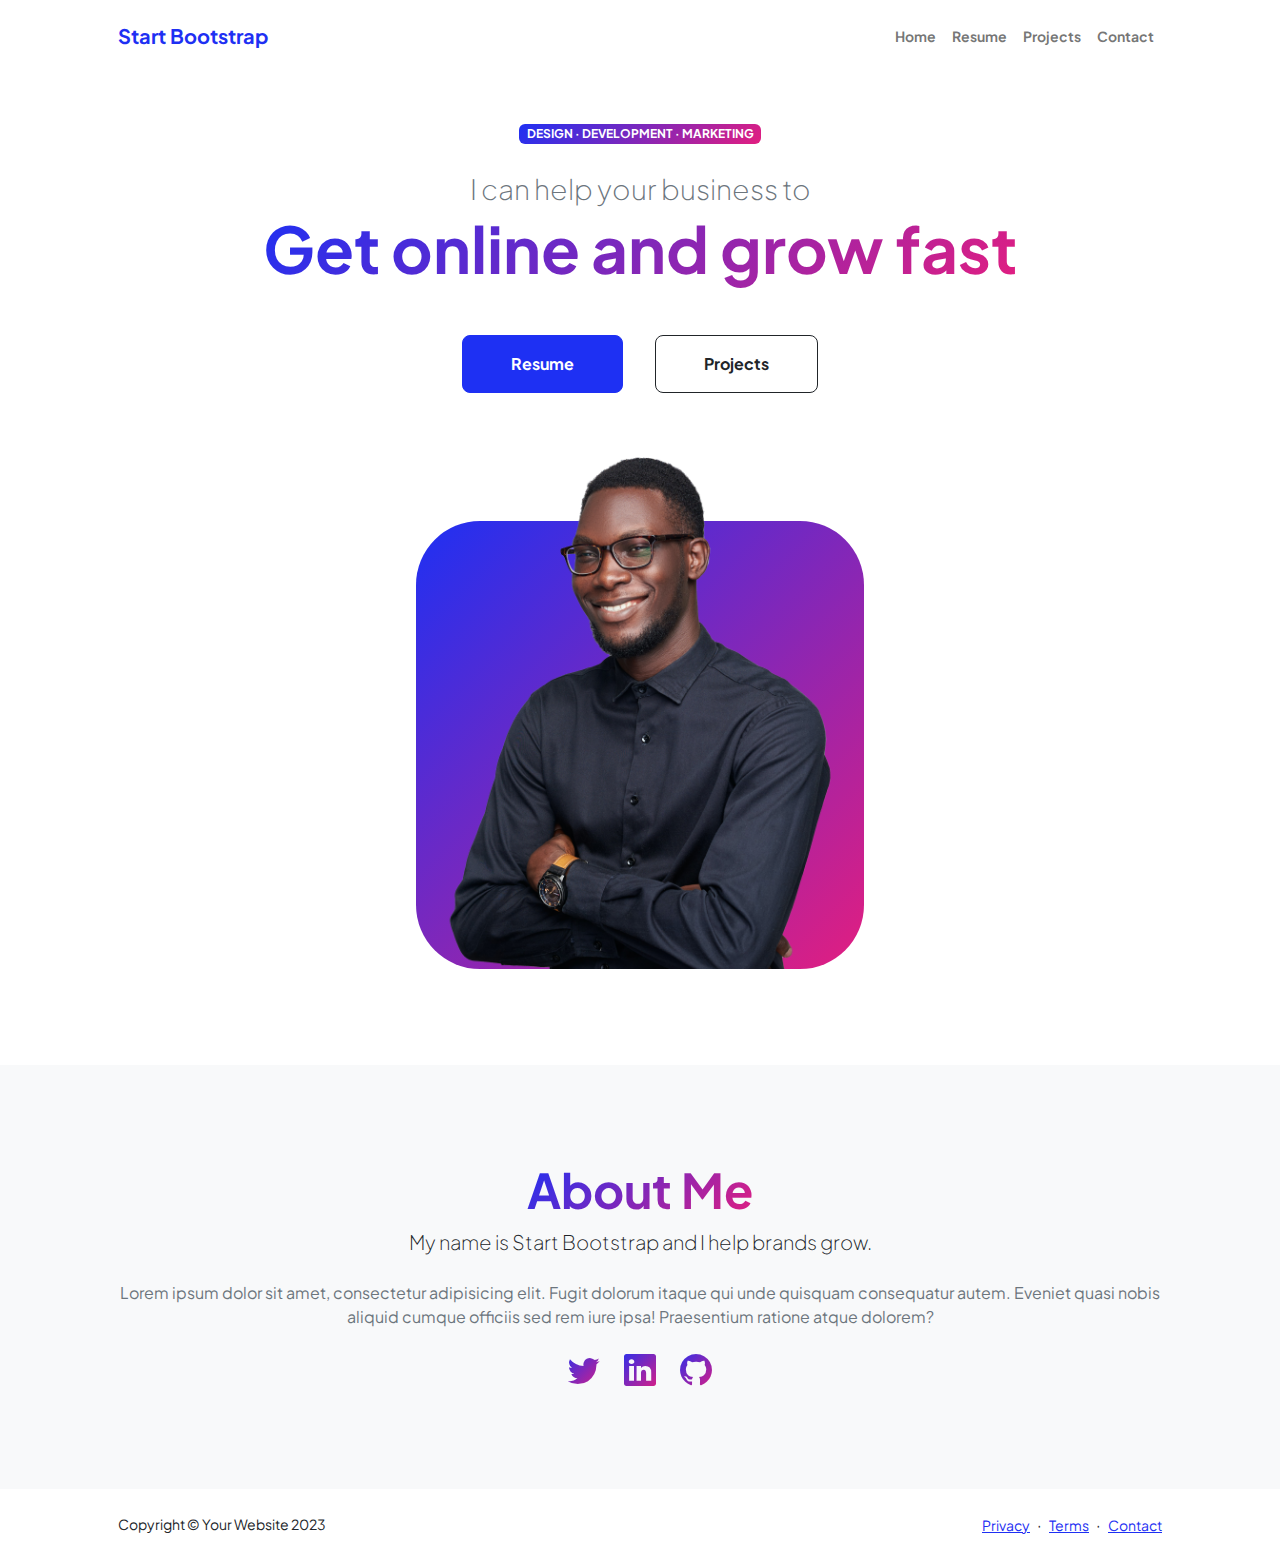
<file: index.html>
<!DOCTYPE html>
<html lang="en">
    <head>
        <meta charset="utf-8" />
        <meta name="viewport" content="width=device-width, initial-scale=1, shrink-to-fit=no" />
        <meta name="description" content="" />
        <meta name="author" content="" />
        <title>Personal - Start Bootstrap Theme</title>
        <!-- Favicon-->
        <link rel="icon" type="image/x-icon" href="assets/favicon.ico" />
        <!-- Custom Google font-->
        <link rel="preconnect" href="https://fonts.googleapis.com" />
        <link rel="preconnect" href="https://fonts.gstatic.com" crossorigin />
        <link href="https://fonts.googleapis.com/css2?family=Plus+Jakarta+Sans:wght@100;200;300;400;500;600;700;800;900&amp;display=swap" rel="stylesheet" />
        <!-- Bootstrap icons-->
        <link href="https://cdn.jsdelivr.net/npm/bootstrap-icons@1.8.1/font/bootstrap-icons.css" rel="stylesheet" />
        <!-- Core theme CSS (includes Bootstrap)-->
        <link href="css/styles.css" rel="stylesheet" />
    </head>
    <body class="d-flex flex-column h-100">
        <main class="flex-shrink-0">
            <!-- Navigation-->
            <nav class="navbar navbar-expand-lg navbar-light bg-white py-3">
                <div class="container px-5">
                    <a class="navbar-brand" href="index.html"><span class="fw-bolder text-primary">Start Bootstrap</span></a>
                    <button class="navbar-toggler" type="button" data-bs-toggle="collapse" data-bs-target="#navbarSupportedContent" aria-controls="navbarSupportedContent" aria-expanded="false" aria-label="Toggle navigation"><span class="navbar-toggler-icon"></span></button>
                    <div class="collapse navbar-collapse" id="navbarSupportedContent">
                        <ul class="navbar-nav ms-auto mb-2 mb-lg-0 small fw-bolder">
                            <li class="nav-item"><a class="nav-link" href="index.html">Home</a></li>
                            <li class="nav-item"><a class="nav-link" href="resume.html">Resume</a></li>
                            <li class="nav-item"><a class="nav-link" href="projects.html">Projects</a></li>
                            <li class="nav-item"><a class="nav-link" href="contact.html">Contact</a></li>
                        </ul>
                    </div>
                </div>
            </nav>
            <!-- Header-->
            <header class="py-5">
                <div class="container px-5 pb-5">
                    <div class="row gx-5 align-items-center">
                        <div class="col-xxl-5">
                            <!-- Header text content-->
                            <div class="text-center text-xxl-start">
                                <div class="badge bg-gradient-primary-to-secondary text-white mb-4"><div class="text-uppercase">Design &middot; Development &middot; Marketing</div></div>
                                <div class="fs-3 fw-light text-muted">I can help your business to</div>
                                <h1 class="display-3 fw-bolder mb-5"><span class="text-gradient d-inline">Get online and grow fast</span></h1>
                                <div class="d-grid gap-3 d-sm-flex justify-content-sm-center justify-content-xxl-start mb-3">
                                    <a class="btn btn-primary btn-lg px-5 py-3 me-sm-3 fs-6 fw-bolder" href="resume.html">Resume</a>
                                    <a class="btn btn-outline-dark btn-lg px-5 py-3 fs-6 fw-bolder" href="projects.html">Projects</a>
                                </div>
                            </div>
                        </div>
                        <div class="col-xxl-7">
                            <!-- Header profile picture-->
                            <div class="d-flex justify-content-center mt-5 mt-xxl-0">
                                <div class="profile bg-gradient-primary-to-secondary">
                                    <!-- TIP: For best results, use a photo with a transparent background like the demo example below-->
                                    <!-- Watch a tutorial on how to do this on YouTube (link)-->
                                    <img class="profile-img" src="assets/profile.png" alt="..." />
                                    </div>
                                </div>
                            </div>
                        </div>
                    </div>
                </div>
            </header>
            <!-- About Section-->
            <section class="bg-light py-5">
                <div class="container px-5">
                    <div class="row gx-5 justify-content-center">
                        <div class="col-xxl-8">
                            <div class="text-center my-5">
                                <h2 class="display-5 fw-bolder"><span class="text-gradient d-inline">About Me</span></h2>
                                <p class="lead fw-light mb-4">My name is Start Bootstrap and I help brands grow.</p>
                                <p class="text-muted">Lorem ipsum dolor sit amet, consectetur adipisicing elit. Fugit dolorum itaque qui unde quisquam consequatur autem. Eveniet quasi nobis aliquid cumque officiis sed rem iure ipsa! Praesentium ratione atque dolorem?</p>
                                <div class="d-flex justify-content-center fs-2 gap-4">
                                    <a class="text-gradient" href="#!"><i class="bi bi-twitter"></i></a>
                                    <a class="text-gradient" href="#!"><i class="bi bi-linkedin"></i></a>
                                    <a class="text-gradient" href="#!"><i class="bi bi-github"></i></a>
                                </div>
                            </div>
                        </div>
                    </div>
                </div>
            </section>
        </main>
        <!-- Footer-->
        <footer class="bg-white py-4 mt-auto">
            <div class="container px-5">
                <div class="row align-items-center justify-content-between flex-column flex-sm-row">
                    <div class="col-auto"><div class="small m-0">Copyright &copy; Your Website 2023</div></div>
                    <div class="col-auto">
                        <a class="small" href="#!">Privacy</a>
                        <span class="mx-1">&middot;</span>
                        <a class="small" href="#!">Terms</a>
                        <span class="mx-1">&middot;</span>
                        <a class="small" href="#!">Contact</a>
                    </div>
                </div>
            </div>
        </footer>
        <!-- Bootstrap core JS-->
        <script src="https://cdn.jsdelivr.net/npm/bootstrap@5.2.3/dist/js/bootstrap.bundle.min.js"></script>
        <!-- Core theme JS-->
        <script src="js/scripts.js"></script>
    </body>
</html>
</file>
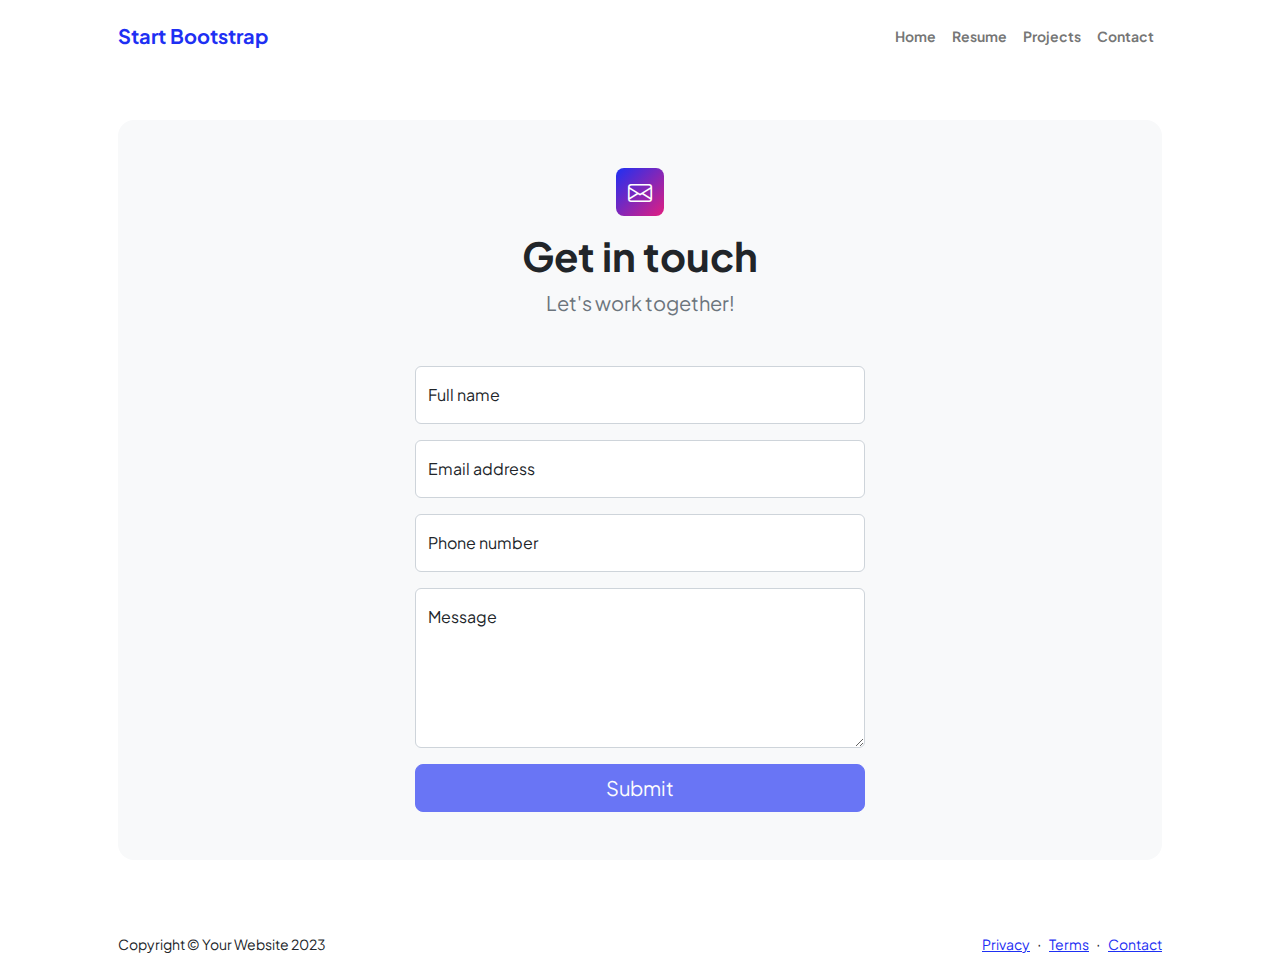
<file: contact.html>
<!DOCTYPE html>
<html lang="en">
    <head>
        <meta charset="utf-8" />
        <meta name="viewport" content="width=device-width, initial-scale=1, shrink-to-fit=no" />
        <meta name="description" content />
        <meta name="author" content />
        <title>Modern Business - Start Bootstrap Template</title>
        <!-- Favicon-->
        <link rel="icon" type="image/x-icon" href="assets/favicon.ico" />
        <!-- Custom Google font-->
        <link rel="preconnect" href="https://fonts.googleapis.com" />
        <link rel="preconnect" href="https://fonts.gstatic.com" crossorigin />
        <link href="https://fonts.googleapis.com/css2?family=Plus+Jakarta+Sans:wght@100;200;300;400;500;600;700;800;900&amp;display=swap" rel="stylesheet" />
        <!-- Bootstrap icons-->
        <link href="https://cdn.jsdelivr.net/npm/bootstrap-icons@1.8.1/font/bootstrap-icons.css" rel="stylesheet" />
        <!-- Core theme CSS (includes Bootstrap)-->
        <link href="css/styles.css" rel="stylesheet" />
    </head>
    <body class="d-flex flex-column">
        <main class="flex-shrink-0">
            <!-- Navigation-->
            <nav class="navbar navbar-expand-lg navbar-light bg-white py-3">
                <div class="container px-5">
                    <a class="navbar-brand" href="index.html"><span class="fw-bolder text-primary">Start Bootstrap</span></a>
                    <button class="navbar-toggler" type="button" data-bs-toggle="collapse" data-bs-target="#navbarSupportedContent" aria-controls="navbarSupportedContent" aria-expanded="false" aria-label="Toggle navigation"><span class="navbar-toggler-icon"></span></button>
                    <div class="collapse navbar-collapse" id="navbarSupportedContent">
                        <ul class="navbar-nav ms-auto mb-2 mb-lg-0 small fw-bolder">
                            <li class="nav-item"><a class="nav-link" href="index.html">Home</a></li>
                            <li class="nav-item"><a class="nav-link" href="resume.html">Resume</a></li>
                            <li class="nav-item"><a class="nav-link" href="projects.html">Projects</a></li>
                            <li class="nav-item"><a class="nav-link" href="contact.html">Contact</a></li>
                        </ul>
                    </div>
                </div>
            </nav>
            <!-- Page content-->
            <section class="py-5">
                <div class="container px-5">
                    <!-- Contact form-->
                    <div class="bg-light rounded-4 py-5 px-4 px-md-5">
                        <div class="text-center mb-5">
                            <div class="feature bg-primary bg-gradient-primary-to-secondary text-white rounded-3 mb-3"><i class="bi bi-envelope"></i></div>
                            <h1 class="fw-bolder">Get in touch</h1>
                            <p class="lead fw-normal text-muted mb-0">Let's work together!</p>
                        </div>
                        <div class="row gx-5 justify-content-center">
                            <div class="col-lg-8 col-xl-6">
                                <!-- * * * * * * * * * * * * * * *-->
                                <!-- * * SB Forms Contact Form * *-->
                                <!-- * * * * * * * * * * * * * * *-->
                                <!-- This form is pre-integrated with SB Forms.-->
                                <!-- To make this form functional, sign up at-->
                                <!-- https://startbootstrap.com/solution/contact-forms-->
                                <!-- to get an API token!-->
                                <form id="contactForm" data-sb-form-api-token="API_TOKEN">
                                    <!-- Name input-->
                                    <div class="form-floating mb-3">
                                        <input class="form-control" id="name" type="text" placeholder="Enter your name..." data-sb-validations="required" />
                                        <label for="name">Full name</label>
                                        <div class="invalid-feedback" data-sb-feedback="name:required">A name is required.</div>
                                    </div>
                                    <!-- Email address input-->
                                    <div class="form-floating mb-3">
                                        <input class="form-control" id="email" type="email" placeholder="name@example.com" data-sb-validations="required,email" />
                                        <label for="email">Email address</label>
                                        <div class="invalid-feedback" data-sb-feedback="email:required">An email is required.</div>
                                        <div class="invalid-feedback" data-sb-feedback="email:email">Email is not valid.</div>
                                    </div>
                                    <!-- Phone number input-->
                                    <div class="form-floating mb-3">
                                        <input class="form-control" id="phone" type="tel" placeholder="(123) 456-7890" data-sb-validations="required" />
                                        <label for="phone">Phone number</label>
                                        <div class="invalid-feedback" data-sb-feedback="phone:required">A phone number is required.</div>
                                    </div>
                                    <!-- Message input-->
                                    <div class="form-floating mb-3">
                                        <textarea class="form-control" id="message" type="text" placeholder="Enter your message here..." style="height: 10rem" data-sb-validations="required"></textarea>
                                        <label for="message">Message</label>
                                        <div class="invalid-feedback" data-sb-feedback="message:required">A message is required.</div>
                                    </div>
                                    <!-- Submit success message-->
                                    <!---->
                                    <!-- This is what your users will see when the form-->
                                    <!-- has successfully submitted-->
                                    <div class="d-none" id="submitSuccessMessage">
                                        <div class="text-center mb-3">
                                            <div class="fw-bolder">Form submission successful!</div>
                                            To activate this form, sign up at
                                            <br />
                                            <a href="https://startbootstrap.com/solution/contact-forms">https://startbootstrap.com/solution/contact-forms</a>
                                        </div>
                                    </div>
                                    <!-- Submit error message-->
                                    <!---->
                                    <!-- This is what your users will see when there is-->
                                    <!-- an error submitting the form-->
                                    <div class="d-none" id="submitErrorMessage"><div class="text-center text-danger mb-3">Error sending message!</div></div>
                                    <!-- Submit Button-->
                                    <div class="d-grid"><button class="btn btn-primary btn-lg disabled" id="submitButton" type="submit">Submit</button></div>
                                </form>
                            </div>
                        </div>
                    </div>
                </div>
            </section>
        </main>
        <!-- Footer-->
        <footer class="bg-white py-4 mt-auto">
            <div class="container px-5">
                <div class="row align-items-center justify-content-between flex-column flex-sm-row">
                    <div class="col-auto"><div class="small m-0">Copyright &copy; Your Website 2023</div></div>
                    <div class="col-auto">
                        <a class="small" href="#!">Privacy</a>
                        <span class="mx-1">&middot;</span>
                        <a class="small" href="#!">Terms</a>
                        <span class="mx-1">&middot;</span>
                        <a class="small" href="#!">Contact</a>
                    </div>
                </div>
            </div>
        </footer>
        <!-- Bootstrap core JS-->
        <script src="https://cdn.jsdelivr.net/npm/bootstrap@5.2.3/dist/js/bootstrap.bundle.min.js"></script>
        <!-- Core theme JS-->
        <script src="js/scripts.js"></script>
        <!-- * * * * * * * * * * * * * * * * * * * * * * * * * * * * * * * * * * * * * * * *-->
        <!-- * *                               SB Forms JS                               * *-->
        <!-- * * Activate your form at https://startbootstrap.com/solution/contact-forms * *-->
        <!-- * * * * * * * * * * * * * * * * * * * * * * * * * * * * * * * * * * * * * * * *-->
        <script src="https://cdn.startbootstrap.com/sb-forms-latest.js"></script>
    </body>
</html>
</file>
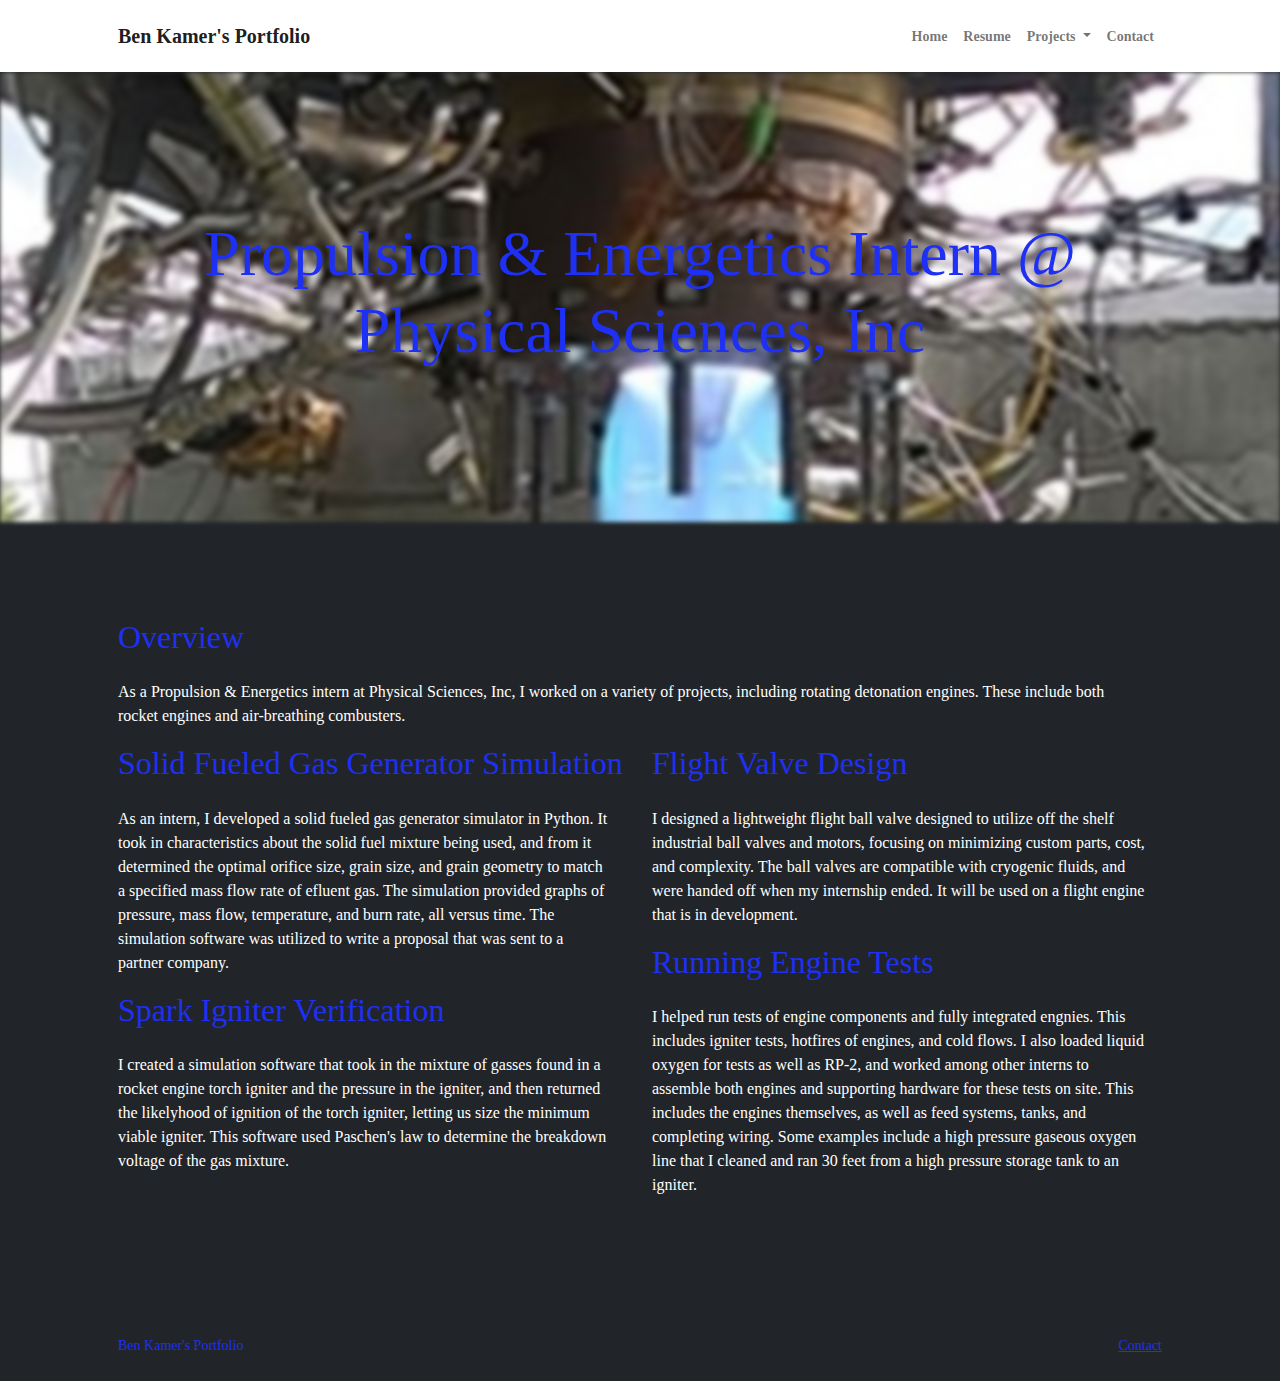
<file: rdre.html>
<!DOCTYPE html>
<html lang="en" class="scroller">

<head>
    <meta charset="utf-8" />
    <meta name="viewport" content="width=device-width, initial-scale=1, shrink-to-fit=no" />
    <meta name="description" content="" />
    <meta name="author" content="" />
    <title>Rotating Detonation Rocket Engines</title>
    <!-- Favicon-->
    <link rel="icon" type="image/x-icon" href="assets/favicon.ico" />
    <!-- Custom Google font-->
    <link rel="preconnect" href="https://fonts.googleapis.com">
    <link rel="preconnect" href="https://fonts.gstatic.com" crossorigin>
    <link href="https://fonts.googleapis.com/css2?family=Montserrat:ital,wght@0,100..900;1,100..900&display=swap"
        rel="stylesheet">
    <!-- Bootstrap icons-->
    <link href="https://cdn.jsdelivr.net/npm/bootstrap-icons@1.11.3/font/bootstrap-icons.min.css" rel="stylesheet" />
    <!-- Core theme CSS (includes Bootstrap)-->
    <link href="css/styles.css" rel="stylesheet" />
</head>

<body class="d-flex flex-column h-100 bg-dark">
    <main class="flex-shrink-0">
        <!-- Navigation-->
        <nav class="navbar navbar-expand-lg navbar-light bg-white py-3">
            <div class="container px-5">
                <a class="navbar-brand" href="index.html"><span class="fw-bolder">Ben Kamer's Portfolio</span></a>
                <button class="navbar-toggler" type="button" data-bs-toggle="collapse"
                    data-bs-target="#navbarSupportedContent" aria-controls="navbarSupportedContent"
                    aria-expanded="false" aria-label="Toggle navigation"><span
                        class="navbar-toggler-icon"></span></button>
                <div class="collapse navbar-collapse" id="navbarSupportedContent">
                    <ul class="navbar-nav ms-auto mb-2 mb-lg-0 small fw-bolder">
                        <li class="nav-item"><a class="nav-link" href="index.html">Home</a></li>
                        <li class="nav-item"><a class="nav-link" href="resume.html">Resume</a></li>
                        <li class="nav-item dropdown">
                            <a class="nav-link dropdown-toggle" href="#" id="navbarDropdown" role="button"
                                data-bs-toggle="dropdown" aria-haspopup="true" aria-expanded="false">
                                Projects
                            </a>
                            <div class="dropdown-menu" aria-labelledby="navbarDropdown">
                                <a class="dropdown-item" href="projects.html">All Projects</a>
                                <div class="dropdown-divider"></div>
                                <a class="dropdown-item" href="icarus.html">Liquid Bipropellant Rocket</a>
                                <a class="dropdown-item" href="hts.html">Horizontal
                                    Rocket Engine Test Stand</a>
                                <a class="dropdown-item" href="rdre.html"><span style="font-weight: 600;">Rotating
                                        Detonation Rocket Engine</span></a>
                                <a class="dropdown-item" href="hybrid.html">Small Hybrid Rocket Motor</a>
                            </div>
                        </li>
                        <li class="nav-item"><a class="nav-link" href="contact.html">Contact</a></li>
                    </ul>
                </div>
            </div>
        </nav>
        <div class="bg-image"
            style="background-image: url('assets/rdre.jpeg'); filter: blur(2px); -webkit-filter: blur(2px); height: 50vh; position: absolute; width: 100%; z-index: -1; background-size: cover; background-position: top center;">
        </div>
        <header class="d-flex align-items-center" style="height: 50vh;">
            <div class="container px-5">
                <div class="row gx-5 align-items-center">
                    <div class="col-xxl-1"></div>
                    <div class="col-xxl-6">
                        <!-- Header text content-->
                        <div class="text-center text-xxl-start">
                            <h1 class="display-3 fw-normal text-primary"><span class="white d-inline">Propulsion &
                                    Energetics Intern @ Physical Sciences, Inc</span></h1>
                        </div>
                    </div>
                </div>
            </div>
            </div>
        </header>
        <section class="py-5">
            <div class="container px-5 py-5">
                <!-- Introduction -->
                <div class="row">
                    <div class="col-lg-12">
                        <h2 class="text-primary mb-4">Overview</h2>
                        <p class="text-white me-3">As a Propulsion & Energetics intern at Physical Sciences, Inc, I
                            worked on a variety of projects, including rotating detonation engines. These include
                            both rocket engines and air-breathing combusters.</p>
                    </div>
                    <div class="col-lg-6">
                        <h2 class="text-primary mb-4">Solid Fueled Gas Generator Simulation</h2>
                        <p class="text-white me-3">As an intern, I developed a solid fueled gas generator simulator in
                            Python. It took in characteristics about the solid fuel mixture being used, and from it
                            determined the optimal orifice size, grain size, and grain geometry to match a specified
                            mass flow rate of
                            efluent gas. The simulation provided graphs of pressure, mass flow, temperature, and burn
                            rate, all versus time. The simulation software was utilized to write a proposal that was
                            sent to a partner company.</p>
                        <h2 class="text-primary mb-4">Spark Igniter Verification</h2>
                        <p class="text-white me-3">I created a simulation software that took in the mixture of gasses
                            found in a rocket engine torch igniter and the pressure in the igniter, and then returned
                            the likelyhood of ignition of the torch igniter, letting us size the minimum viable igniter.
                            This software used Paschen's law to determine the breakdown voltage of the gas mixture.
                        </p>
                    </div>
                    <div class="col-lg-6">
                        <h2 class="text-primary mb-4">Flight Valve Design</h2>
                        <p class="text-white me-3">I designed a lightweight flight ball valve designed to utilize off
                            the shelf industrial ball valves and motors, focusing on minimizing custom parts, cost, and
                            complexity. The ball valves are compatible with cryogenic fluids, and were handed off when
                            my internship ended. It will be used on a flight engine that is in development.</p>
                        <h2 class="text-primary mb-4">Running Engine Tests</h2>
                        <p class="text-white me-3">I helped run tests of engine components and fully integrated engnies.
                            This includes igniter tests, hotfires of engines, and cold flows. I also loaded liquid
                            oxygen for tests as well as RP-2, and worked among other interns to assemble both engines
                            and supporting hardware for these tests on site. This includes the engines themselves, as
                            well as feed systems, tanks, and completing wiring. Some examples include a high pressure
                            gaseous oxygen line that I cleaned and ran 30 feet from a high pressure storage tank to an
                            igniter.</p>
                    </div>
        </section>
        </div>
    </main>
    <footer class="bg-dark py-4 mt-auto">
        <div class="container px-5">
            <div class="row align-items-center justify-content-between flex-column flex-sm-row">
                <div class="col-auto"><div class="small text-primary m-0">Ben Kamer's Portfolio</div></div>
                <div class="col-auto">
                    <a class="small" href="mailto:bkamer@bu.edu">Contact</a>
                </div>
            </div>
        </div>
    </footer>
    <!-- Bootstrap core JS-->
    <script src="https://cdn.jsdelivr.net/npm/bootstrap@5.2.3/dist/js/bootstrap.bundle.min.js"></script>
    <!-- Core theme JS-->
    <script src="js/scripts.js"></script>
</body>

</html>
</file>
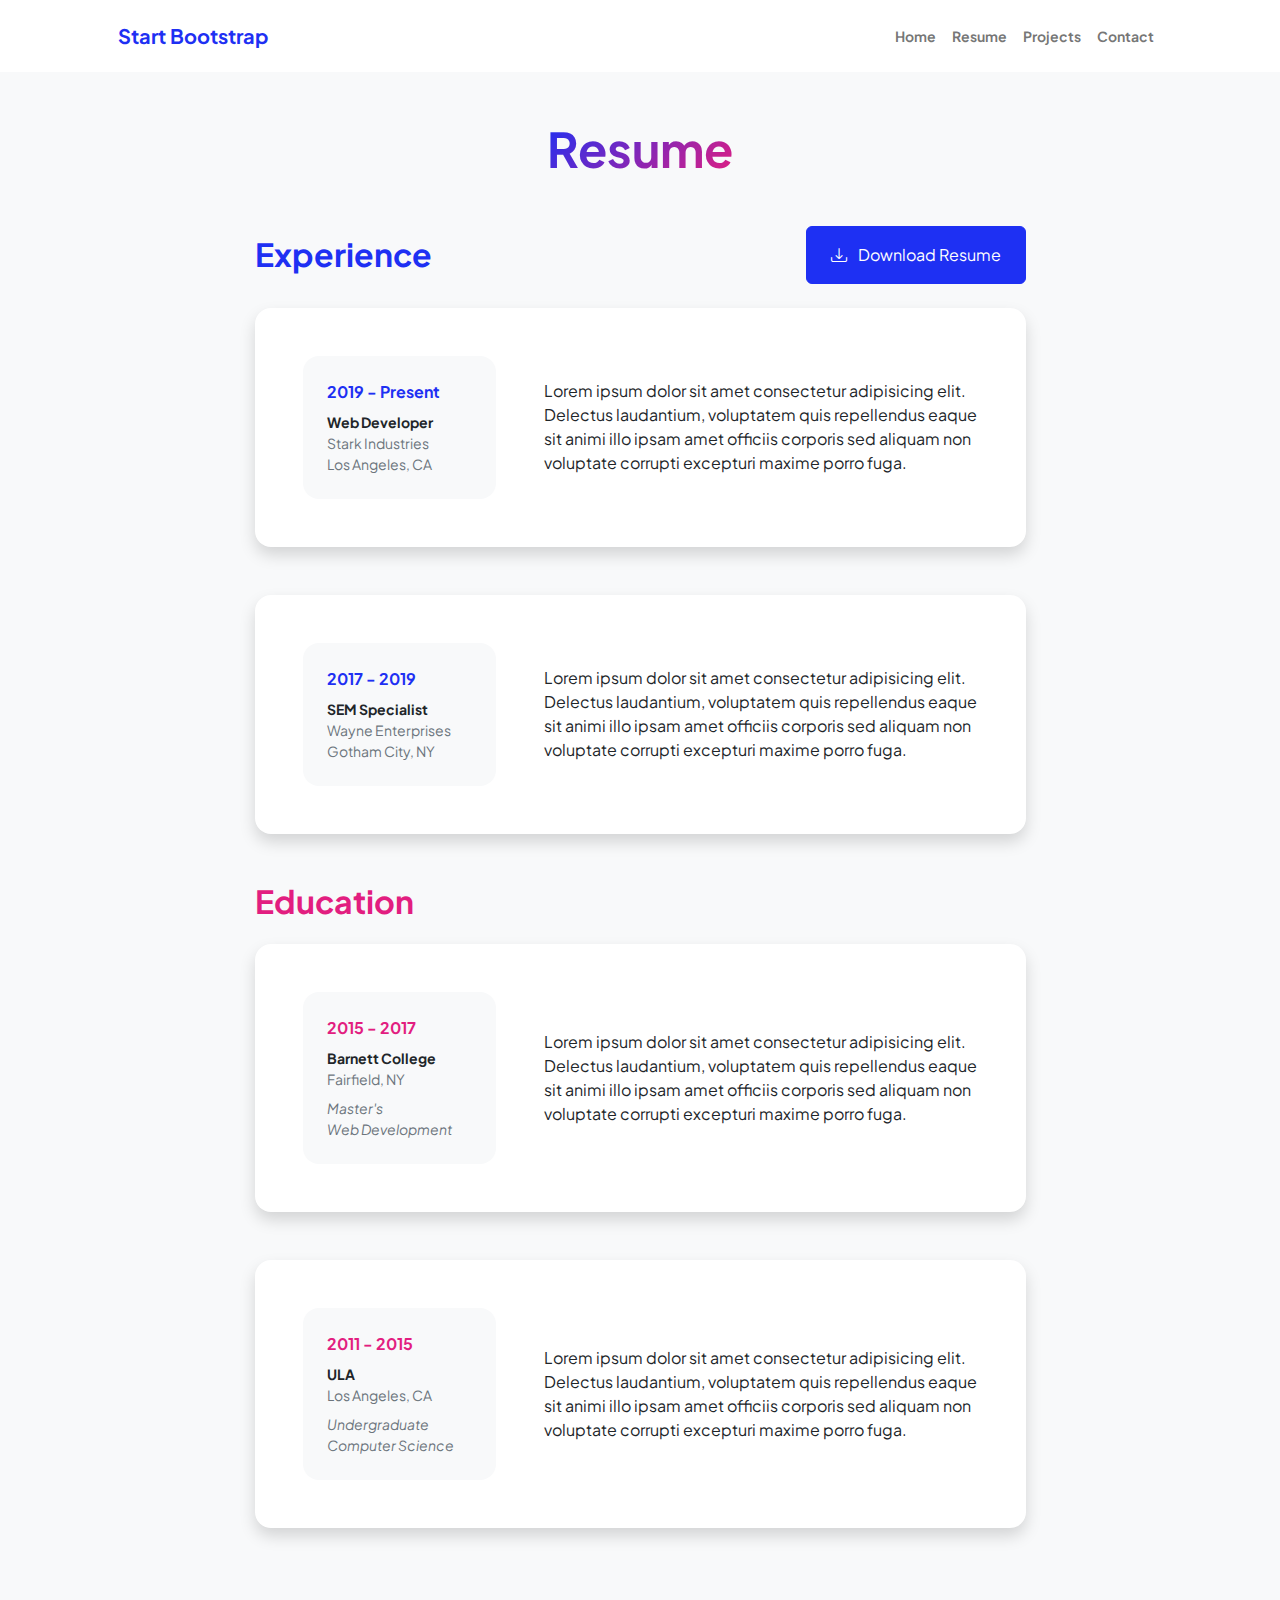
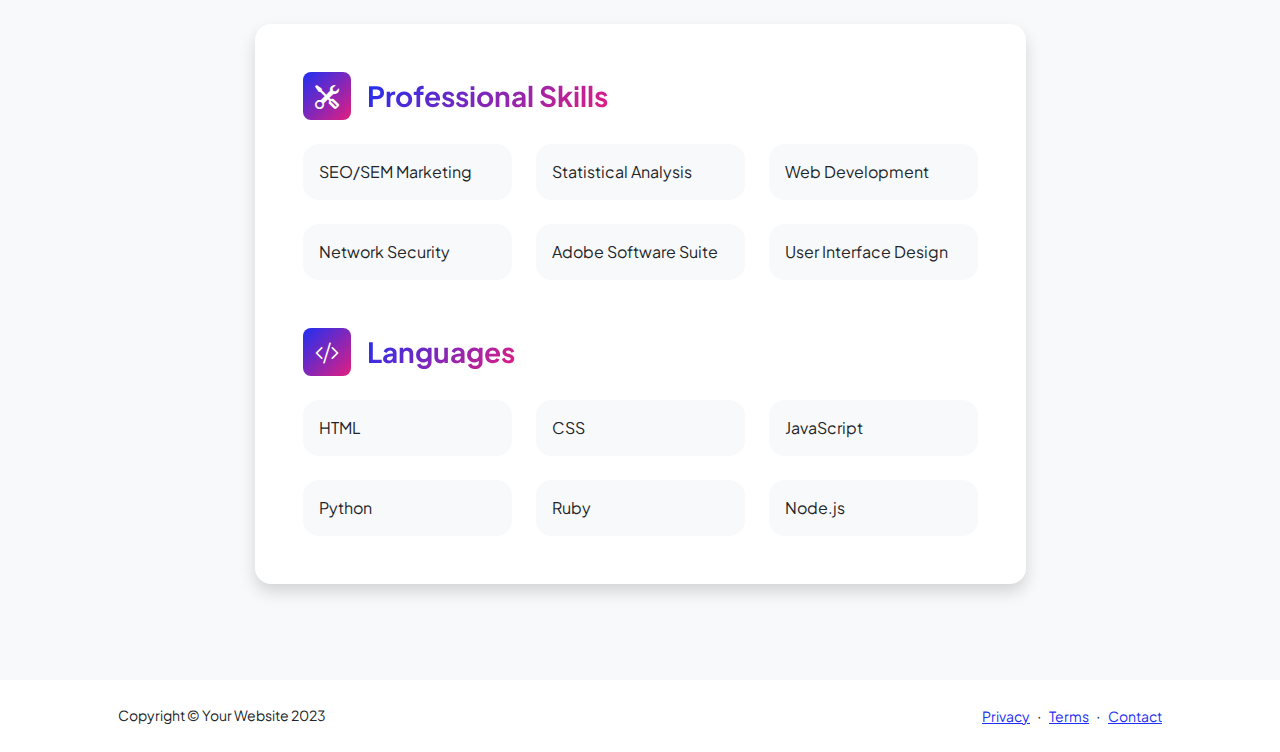
<file: resume.html>
<!DOCTYPE html>
<html lang="en">
    <head>
        <meta charset="utf-8" />
        <meta name="viewport" content="width=device-width, initial-scale=1, shrink-to-fit=no" />
        <meta name="description" content="" />
        <meta name="author" content="" />
        <title>Personal - Start Bootstrap Template</title>
        <!-- Favicon-->
        <link rel="icon" type="image/x-icon" href="assets/favicon.ico" />
        <!-- Custom Google font-->
        <link rel="preconnect" href="https://fonts.googleapis.com" />
        <link rel="preconnect" href="https://fonts.gstatic.com" crossorigin />
        <link href="https://fonts.googleapis.com/css2?family=Plus+Jakarta+Sans:wght@100;200;300;400;500;600;700;800;900&amp;display=swap" rel="stylesheet" />
        <!-- Bootstrap icons-->
        <link href="https://cdn.jsdelivr.net/npm/bootstrap-icons@1.8.1/font/bootstrap-icons.css" rel="stylesheet" />
        <!-- Core theme CSS (includes Bootstrap)-->
        <link href="css/styles.css" rel="stylesheet" />
    </head>
    <body class="d-flex flex-column h-100 bg-light">
        <main class="flex-shrink-0">
            <!-- Navigation-->
            <nav class="navbar navbar-expand-lg navbar-light bg-white py-3">
                <div class="container px-5">
                    <a class="navbar-brand" href="index.html"><span class="fw-bolder text-primary">Start Bootstrap</span></a>
                    <button class="navbar-toggler" type="button" data-bs-toggle="collapse" data-bs-target="#navbarSupportedContent" aria-controls="navbarSupportedContent" aria-expanded="false" aria-label="Toggle navigation"><span class="navbar-toggler-icon"></span></button>
                    <div class="collapse navbar-collapse" id="navbarSupportedContent">
                        <ul class="navbar-nav ms-auto mb-2 mb-lg-0 small fw-bolder">
                            <li class="nav-item"><a class="nav-link" href="index.html">Home</a></li>
                            <li class="nav-item"><a class="nav-link" href="resume.html">Resume</a></li>
                            <li class="nav-item"><a class="nav-link" href="projects.html">Projects</a></li>
                            <li class="nav-item"><a class="nav-link" href="contact.html">Contact</a></li>
                        </ul>
                    </div>
                </div>
            </nav>
            <!-- Page Content-->
            <div class="container px-5 my-5">
                <div class="text-center mb-5">
                    <h1 class="display-5 fw-bolder mb-0"><span class="text-gradient d-inline">Resume</span></h1>
                </div>
                <div class="row gx-5 justify-content-center">
                    <div class="col-lg-11 col-xl-9 col-xxl-8">
                        <!-- Experience Section-->
                        <section>
                            <div class="d-flex align-items-center justify-content-between mb-4">
                                <h2 class="text-primary fw-bolder mb-0">Experience</h2>
                                <!-- Download resume button-->
                                <!-- Note: Set the link href target to a PDF file within your project-->
                                <a class="btn btn-primary px-4 py-3" href="#!">
                                    <div class="d-inline-block bi bi-download me-2"></div>
                                    Download Resume
                                </a>
                            </div>
                            <!-- Experience Card 1-->
                            <div class="card shadow border-0 rounded-4 mb-5">
                                <div class="card-body p-5">
                                    <div class="row align-items-center gx-5">
                                        <div class="col text-center text-lg-start mb-4 mb-lg-0">
                                            <div class="bg-light p-4 rounded-4">
                                                <div class="text-primary fw-bolder mb-2">2019 - Present</div>
                                                <div class="small fw-bolder">Web Developer</div>
                                                <div class="small text-muted">Stark Industries</div>
                                                <div class="small text-muted">Los Angeles, CA</div>
                                            </div>
                                        </div>
                                        <div class="col-lg-8"><div>Lorem ipsum dolor sit amet consectetur adipisicing elit. Delectus laudantium, voluptatem quis repellendus eaque sit animi illo ipsam amet officiis corporis sed aliquam non voluptate corrupti excepturi maxime porro fuga.</div></div>
                                    </div>
                                </div>
                            </div>
                            <!-- Experience Card 2-->
                            <div class="card shadow border-0 rounded-4 mb-5">
                                <div class="card-body p-5">
                                    <div class="row align-items-center gx-5">
                                        <div class="col text-center text-lg-start mb-4 mb-lg-0">
                                            <div class="bg-light p-4 rounded-4">
                                                <div class="text-primary fw-bolder mb-2">2017 - 2019</div>
                                                <div class="small fw-bolder">SEM Specialist</div>
                                                <div class="small text-muted">Wayne Enterprises</div>
                                                <div class="small text-muted">Gotham City, NY</div>
                                            </div>
                                        </div>
                                        <div class="col-lg-8"><div>Lorem ipsum dolor sit amet consectetur adipisicing elit. Delectus laudantium, voluptatem quis repellendus eaque sit animi illo ipsam amet officiis corporis sed aliquam non voluptate corrupti excepturi maxime porro fuga.</div></div>
                                    </div>
                                </div>
                            </div>
                        </section>
                        <!-- Education Section-->
                        <section>
                            <h2 class="text-secondary fw-bolder mb-4">Education</h2>
                            <!-- Education Card 1-->
                            <div class="card shadow border-0 rounded-4 mb-5">
                                <div class="card-body p-5">
                                    <div class="row align-items-center gx-5">
                                        <div class="col text-center text-lg-start mb-4 mb-lg-0">
                                            <div class="bg-light p-4 rounded-4">
                                                <div class="text-secondary fw-bolder mb-2">2015 - 2017</div>
                                                <div class="mb-2">
                                                    <div class="small fw-bolder">Barnett College</div>
                                                    <div class="small text-muted">Fairfield, NY</div>
                                                </div>
                                                <div class="fst-italic">
                                                    <div class="small text-muted">Master's</div>
                                                    <div class="small text-muted">Web Development</div>
                                                </div>
                                            </div>
                                        </div>
                                        <div class="col-lg-8"><div>Lorem ipsum dolor sit amet consectetur adipisicing elit. Delectus laudantium, voluptatem quis repellendus eaque sit animi illo ipsam amet officiis corporis sed aliquam non voluptate corrupti excepturi maxime porro fuga.</div></div>
                                    </div>
                                </div>
                            </div>
                            <!-- Education Card 2-->
                            <div class="card shadow border-0 rounded-4 mb-5">
                                <div class="card-body p-5">
                                    <div class="row align-items-center gx-5">
                                        <div class="col text-center text-lg-start mb-4 mb-lg-0">
                                            <div class="bg-light p-4 rounded-4">
                                                <div class="text-secondary fw-bolder mb-2">2011 - 2015</div>
                                                <div class="mb-2">
                                                    <div class="small fw-bolder">ULA</div>
                                                    <div class="small text-muted">Los Angeles, CA</div>
                                                </div>
                                                <div class="fst-italic">
                                                    <div class="small text-muted">Undergraduate</div>
                                                    <div class="small text-muted">Computer Science</div>
                                                </div>
                                            </div>
                                        </div>
                                        <div class="col-lg-8"><div>Lorem ipsum dolor sit amet consectetur adipisicing elit. Delectus laudantium, voluptatem quis repellendus eaque sit animi illo ipsam amet officiis corporis sed aliquam non voluptate corrupti excepturi maxime porro fuga.</div></div>
                                    </div>
                                </div>
                            </div>
                        </section>
                        <!-- Divider-->
                        <div class="pb-5"></div>
                        <!-- Skills Section-->
                        <section>
                            <!-- Skillset Card-->
                            <div class="card shadow border-0 rounded-4 mb-5">
                                <div class="card-body p-5">
                                    <!-- Professional skills list-->
                                    <div class="mb-5">
                                        <div class="d-flex align-items-center mb-4">
                                            <div class="feature bg-primary bg-gradient-primary-to-secondary text-white rounded-3 me-3"><i class="bi bi-tools"></i></div>
                                            <h3 class="fw-bolder mb-0"><span class="text-gradient d-inline">Professional Skills</span></h3>
                                        </div>
                                        <div class="row row-cols-1 row-cols-md-3 mb-4">
                                            <div class="col mb-4 mb-md-0"><div class="d-flex align-items-center bg-light rounded-4 p-3 h-100">SEO/SEM Marketing</div></div>
                                            <div class="col mb-4 mb-md-0"><div class="d-flex align-items-center bg-light rounded-4 p-3 h-100">Statistical Analysis</div></div>
                                            <div class="col"><div class="d-flex align-items-center bg-light rounded-4 p-3 h-100">Web Development</div></div>
                                        </div>
                                        <div class="row row-cols-1 row-cols-md-3">
                                            <div class="col mb-4 mb-md-0"><div class="d-flex align-items-center bg-light rounded-4 p-3 h-100">Network Security</div></div>
                                            <div class="col mb-4 mb-md-0"><div class="d-flex align-items-center bg-light rounded-4 p-3 h-100">Adobe Software Suite</div></div>
                                            <div class="col"><div class="d-flex align-items-center bg-light rounded-4 p-3 h-100">User Interface Design</div></div>
                                        </div>
                                    </div>
                                    <!-- Languages list-->
                                    <div class="mb-0">
                                        <div class="d-flex align-items-center mb-4">
                                            <div class="feature bg-primary bg-gradient-primary-to-secondary text-white rounded-3 me-3"><i class="bi bi-code-slash"></i></div>
                                            <h3 class="fw-bolder mb-0"><span class="text-gradient d-inline">Languages</span></h3>
                                        </div>
                                        <div class="row row-cols-1 row-cols-md-3 mb-4">
                                            <div class="col mb-4 mb-md-0"><div class="d-flex align-items-center bg-light rounded-4 p-3 h-100">HTML</div></div>
                                            <div class="col mb-4 mb-md-0"><div class="d-flex align-items-center bg-light rounded-4 p-3 h-100">CSS</div></div>
                                            <div class="col"><div class="d-flex align-items-center bg-light rounded-4 p-3 h-100">JavaScript</div></div>
                                        </div>
                                        <div class="row row-cols-1 row-cols-md-3">
                                            <div class="col mb-4 mb-md-0"><div class="d-flex align-items-center bg-light rounded-4 p-3 h-100">Python</div></div>
                                            <div class="col mb-4 mb-md-0"><div class="d-flex align-items-center bg-light rounded-4 p-3 h-100">Ruby</div></div>
                                            <div class="col"><div class="d-flex align-items-center bg-light rounded-4 p-3 h-100">Node.js</div></div>
                                        </div>
                                    </div>
                                </div>
                            </div>
                        </section>
                    </div>
                </div>
            </div>
        </main>
        <!-- Footer-->
        <footer class="bg-white py-4 mt-auto">
            <div class="container px-5">
                <div class="row align-items-center justify-content-between flex-column flex-sm-row">
                    <div class="col-auto"><div class="small m-0">Copyright &copy; Your Website 2023</div></div>
                    <div class="col-auto">
                        <a class="small" href="#!">Privacy</a>
                        <span class="mx-1">&middot;</span>
                        <a class="small" href="#!">Terms</a>
                        <span class="mx-1">&middot;</span>
                        <a class="small" href="#!">Contact</a>
                    </div>
                </div>
            </div>
        </footer>
        <!-- Bootstrap core JS-->
        <script src="https://cdn.jsdelivr.net/npm/bootstrap@5.2.3/dist/js/bootstrap.bundle.min.js"></script>
        <!-- Core theme JS-->
        <script src="js/scripts.js"></script>
    </body>
</html>
</file>
